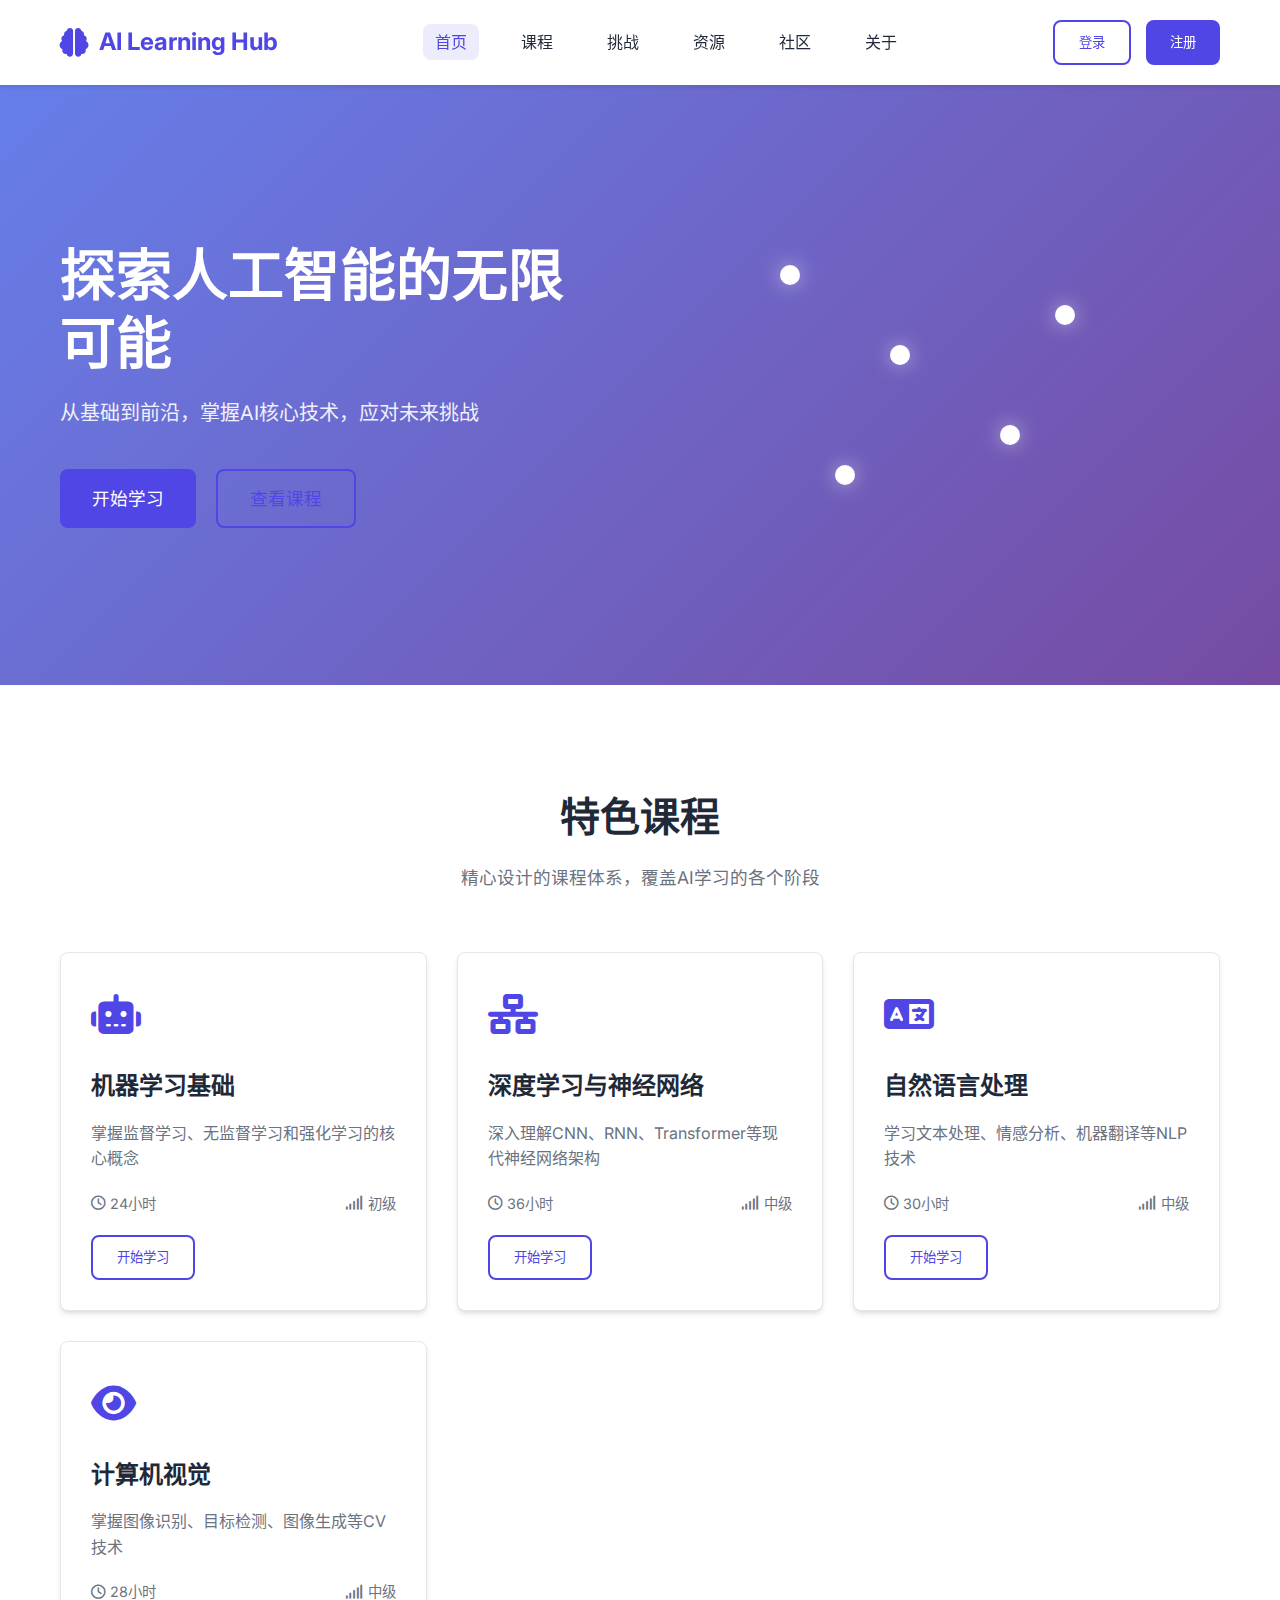
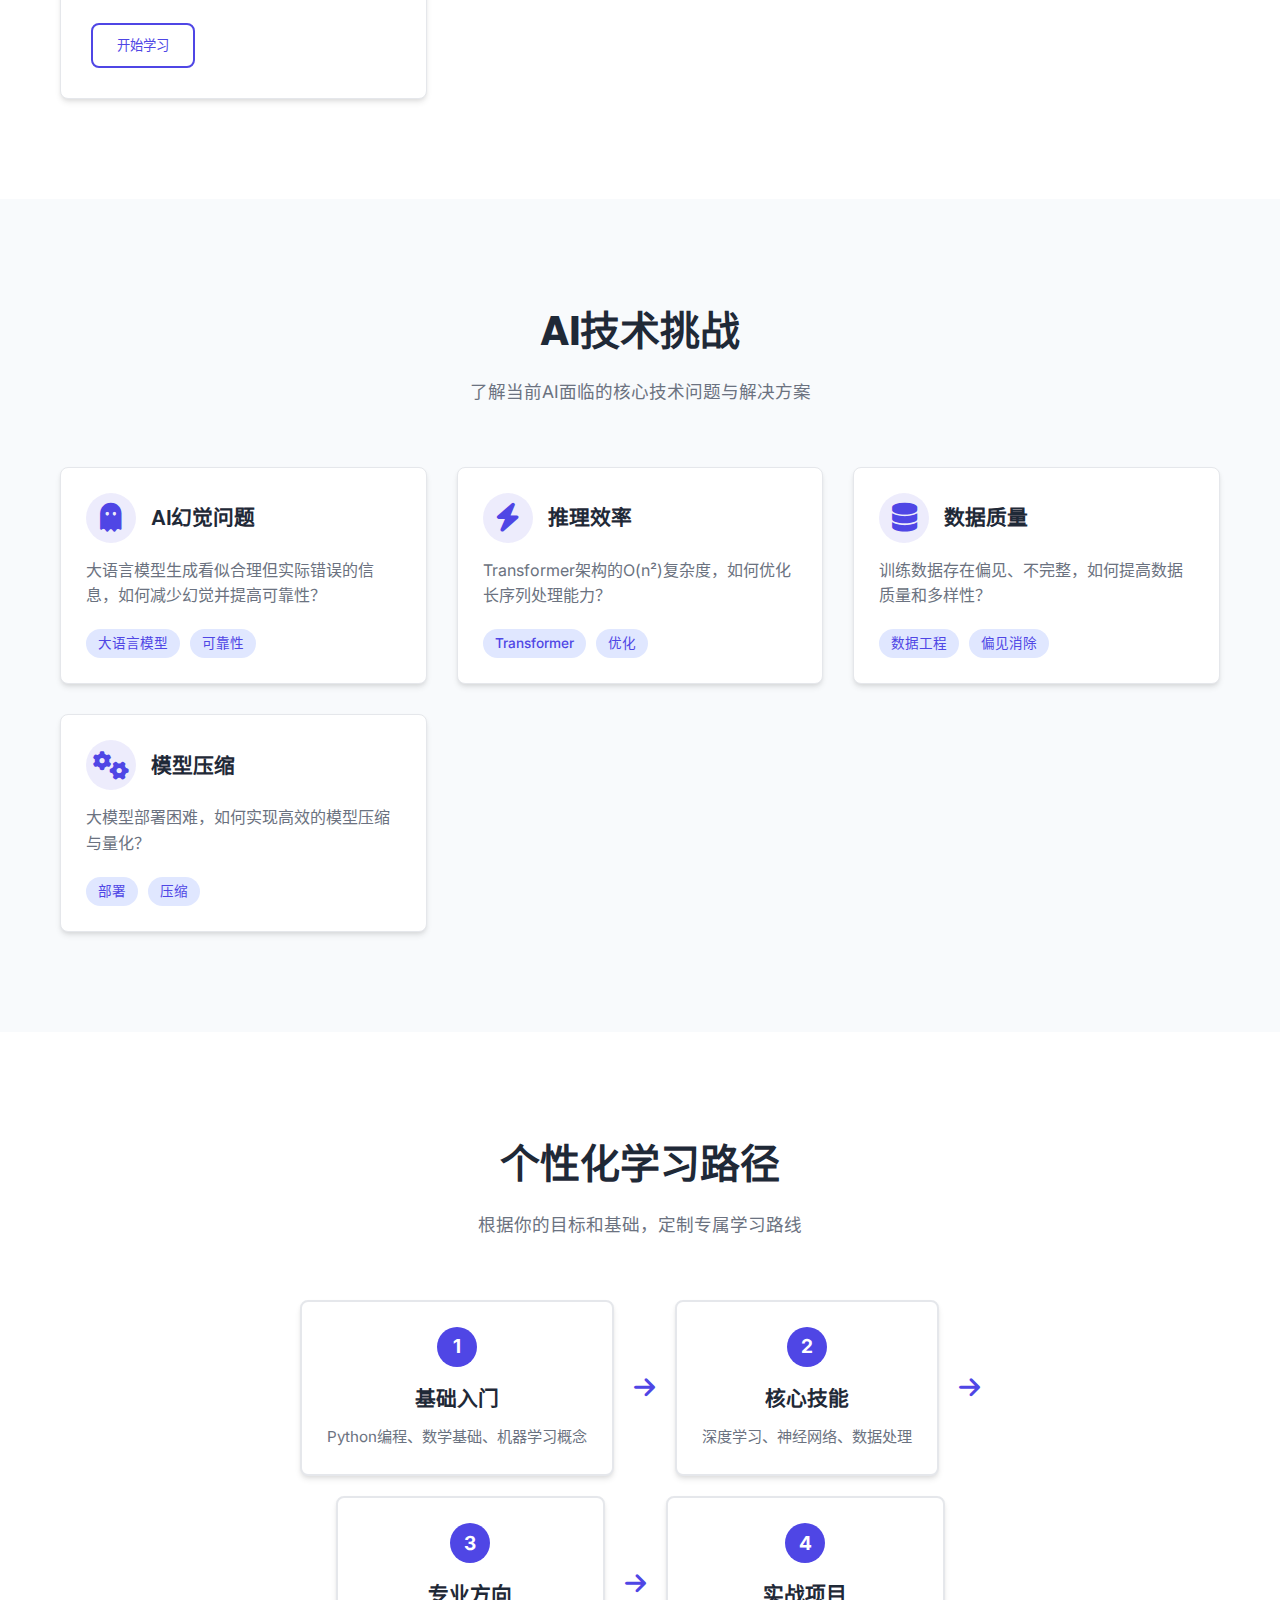
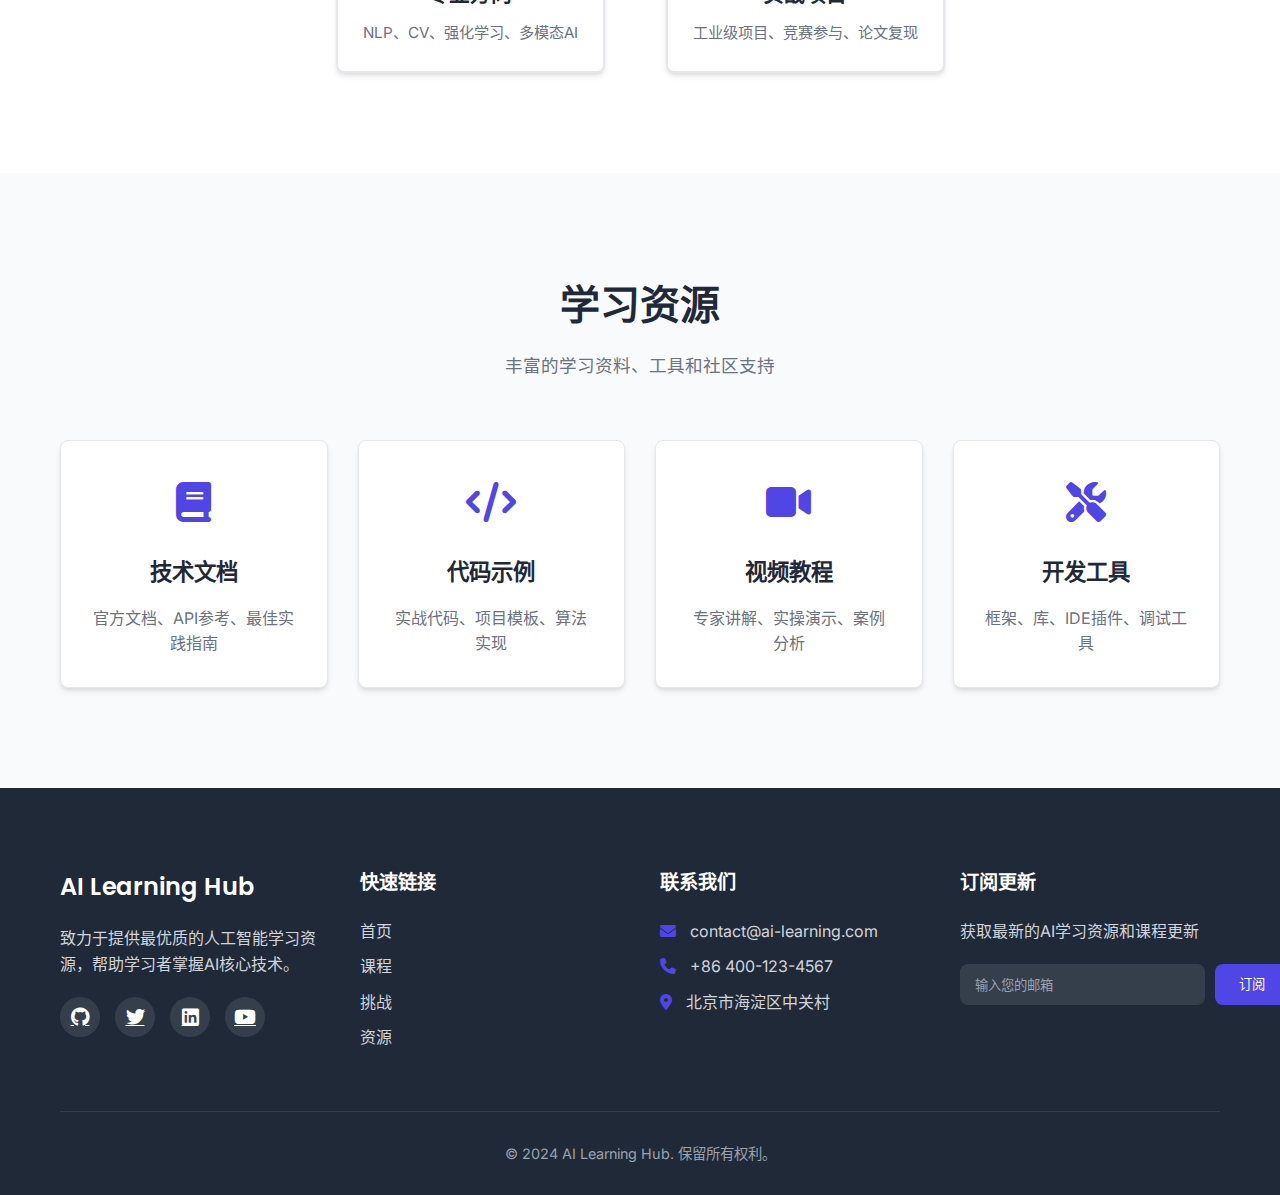
<file: agent_workspace/ai-learning-website/index.html>
<!DOCTYPE html>
<html lang="zh-CN">
<head>
    <meta charset="UTF-8">
    <meta name="viewport" content="width=device-width, initial-scale=1.0">
    <title>AI Learning Hub - 人工智能学习中心</title>
    <link rel="stylesheet" href="css/style.css">
    <link rel="stylesheet" href="https://cdnjs.cloudflare.com/ajax/libs/font-awesome/6.4.0/css/all.min.css">
    <link href="https://fonts.googleapis.com/css2?family=Poppins:wght@300;400;500;600;700&family=Inter:wght@300;400;500;600&display=swap" rel="stylesheet">
    <link rel="stylesheet" href="https://cdnjs.cloudflare.com/ajax/libs/animate.css/4.1.1/animate.min.css">
</head>
<body>
    <!-- 导航栏 -->
    <nav class="navbar">
        <div class="container">
            <div class="nav-brand">
                <i class="fas fa-brain"></i>
                <span>AI Learning Hub</span>
            </div>
            <ul class="nav-menu">
                <li><a href="#home" class="active">首页</a></li>
                <li><a href="#courses">课程</a></li>
                <li><a href="#challenges">挑战</a></li>
                <li><a href="#resources">资源</a></li>
                <li><a href="#community">社区</a></li>
                <li><a href="#about">关于</a></li>
            </ul>
            <div class="nav-actions">
                <button class="btn btn-outline">登录</button>
                <button class="btn btn-primary">注册</button>
            </div>
            <div class="mobile-menu-btn">
                <i class="fas fa-bars"></i>
            </div>
        </div>
    </nav>

    <!-- 英雄区域 -->
    <section id="home" class="hero">
        <div class="container">
            <div class="hero-content animate__animated animate__fadeInUp">
                <h1 class="hero-title">探索人工智能的无限可能</h1>
                <p class="hero-subtitle">从基础到前沿，掌握AI核心技术，应对未来挑战</p>
                <div class="hero-actions">
                    <button class="btn btn-primary btn-large">开始学习</button>
                    <button class="btn btn-outline btn-large">查看课程</button>
                </div>
            </div>
            <div class="hero-visual">
                <div class="ai-visualization">
                    <div class="neural-network">
                        <div class="node node-1"></div>
                        <div class="node node-2"></div>
                        <div class="node node-3"></div>
                        <div class="node node-4"></div>
                        <div class="node node-5"></div>
                        <div class="connection"></div>
                        <div class="connection"></div>
                        <div class="connection"></div>
                    </div>
                </div>
            </div>
        </div>
    </section>

    <!-- 特色课程 -->
    <section id="courses" class="courses">
        <div class="container">
            <div class="section-header">
                <h2 class="section-title">特色课程</h2>
                <p class="section-subtitle">精心设计的课程体系，覆盖AI学习的各个阶段</p>
            </div>
            <div class="course-grid">
                <div class="course-card">
                    <div class="course-icon">
                        <i class="fas fa-robot"></i>
                    </div>
                    <h3 class="course-title">机器学习基础</h3>
                    <p class="course-description">掌握监督学习、无监督学习和强化学习的核心概念</p>
                    <div class="course-meta">
                        <span><i class="far fa-clock"></i> 24小时</span>
                        <span><i class="fas fa-signal"></i> 初级</span>
                    </div>
                    <button class="btn btn-outline">开始学习</button>
                </div>

                <div class="course-card">
                    <div class="course-icon">
                        <i class="fas fa-network-wired"></i>
                    </div>
                    <h3 class="course-title">深度学习与神经网络</h3>
                    <p class="course-description">深入理解CNN、RNN、Transformer等现代神经网络架构</p>
                    <div class="course-meta">
                        <span><i class="far fa-clock"></i> 36小时</span>
                        <span><i class="fas fa-signal"></i> 中级</span>
                    </div>
                    <button class="btn btn-outline">开始学习</button>
                </div>

                <div class="course-card">
                    <div class="course-icon">
                        <i class="fas fa-language"></i>
                    </div>
                    <h3 class="course-title">自然语言处理</h3>
                    <p class="course-description">学习文本处理、情感分析、机器翻译等NLP技术</p>
                    <div class="course-meta">
                        <span><i class="far fa-clock"></i> 30小时</span>
                        <span><i class="fas fa-signal"></i> 中级</span>
                    </div>
                    <button class="btn btn-outline">开始学习</button>
                </div>

                <div class="course-card">
                    <div class="course-icon">
                        <i class="fas fa-eye"></i>
                    </div>
                    <h3 class="course-title">计算机视觉</h3>
                    <p class="course-description">掌握图像识别、目标检测、图像生成等CV技术</p>
                    <div class="course-meta">
                        <span><i class="far fa-clock"></i> 28小时</span>
                        <span><i class="fas fa-signal"></i> 中级</span>
                    </div>
                    <button class="btn btn-outline">开始学习</button>
                </div>
            </div>
        </div>
    </section>

    <!-- AI挑战区域 -->
    <section id="challenges" class="challenges">
        <div class="container">
            <div class="section-header">
                <h2 class="section-title">AI技术挑战</h2>
                <p class="section-subtitle">了解当前AI面临的核心技术问题与解决方案</p>
            </div>
            <div class="challenge-grid">
                <div class="challenge-card">
                    <div class="challenge-header">
                        <div class="challenge-icon">
                            <i class="fas fa-ghost"></i>
                        </div>
                        <h3>AI幻觉问题</h3>
                    </div>
                    <p class="challenge-description">大语言模型生成看似合理但实际错误的信息，如何减少幻觉并提高可靠性？</p>
                    <div class="challenge-tags">
                        <span class="tag">大语言模型</span>
                        <span class="tag">可靠性</span>
                    </div>
                </div>

                <div class="challenge-card">
                    <div class="challenge-header">
                        <div class="challenge-icon">
                            <i class="fas fa-bolt"></i>
                        </div>
                        <h3>推理效率</h3>
                    </div>
                    <p class="challenge-description">Transformer架构的O(n²)复杂度，如何优化长序列处理能力？</p>
                    <div class="challenge-tags">
                        <span class="tag">Transformer</span>
                        <span class="tag">优化</span>
                    </div>
                </div>

                <div class="challenge-card">
                    <div class="challenge-header">
                        <div class="challenge-icon">
                            <i class="fas fa-database"></i>
                        </div>
                        <h3>数据质量</h3>
                    </div>
                    <p class="challenge-description">训练数据存在偏见、不完整，如何提高数据质量和多样性？</p>
                    <div class="challenge-tags">
                        <span class="tag">数据工程</span>
                        <span class="tag">偏见消除</span>
                    </div>
                </div>

                <div class="challenge-card">
                    <div class="challenge-header">
                        <div class="challenge-icon">
                            <i class="fas fa-cogs"></i>
                        </div>
                        <h3>模型压缩</h3>
                    </div>
                    <p class="challenge-description">大模型部署困难，如何实现高效的模型压缩与量化？</p>
                    <div class="challenge-tags">
                        <span class="tag">部署</span>
                        <span class="tag">压缩</span>
                    </div>
                </div>
            </div>
        </div>
    </section>

    <!-- 学习路径 -->
    <section class="learning-path">
        <div class="container">
            <div class="section-header">
                <h2 class="section-title">个性化学习路径</h2>
                <p class="section-subtitle">根据你的目标和基础，定制专属学习路线</p>
            </div>
            <div class="path-container">
                <div class="path-step">
                    <div class="step-number">1</div>
                    <h3>基础入门</h3>
                    <p>Python编程、数学基础、机器学习概念</p>
                </div>
                <div class="path-arrow">
                    <i class="fas fa-arrow-right"></i>
                </div>
                <div class="path-step">
                    <div class="step-number">2</div>
                    <h3>核心技能</h3>
                    <p>深度学习、神经网络、数据处理</p>
                </div>
                <div class="path-arrow">
                    <i class="fas fa-arrow-right"></i>
                </div>
                <div class="path-step">
                    <div class="step-number">3</div>
                    <h3>专业方向</h3>
                    <p>NLP、CV、强化学习、多模态AI</p>
                </div>
                <div class="path-arrow">
                    <i class="fas fa-arrow-right"></i>
                </div>
                <div class="path-step">
                    <div class="step-number">4</div>
                    <h3>实战项目</h3>
                    <p>工业级项目、竞赛参与、论文复现</p>
                </div>
            </div>
        </div>
    </section>

    <!-- 资源库 -->
    <section id="resources" class="resources">
        <div class="container">
            <div class="section-header">
                <h2 class="section-title">学习资源</h2>
                <p class="section-subtitle">丰富的学习资料、工具和社区支持</p>
            </div>
            <div class="resource-grid">
                <div class="resource-card">
                    <div class="resource-icon">
                        <i class="fas fa-book"></i>
                    </div>
                    <h3>技术文档</h3>
                    <p>官方文档、API参考、最佳实践指南</p>
                </div>
                <div class="resource-card">
                    <div class="resource-icon">
                        <i class="fas fa-code"></i>
                    </div>
                    <h3>代码示例</h3>
                    <p>实战代码、项目模板、算法实现</p>
                </div>
                <div class="resource-card">
                    <div class="resource-icon">
                        <i class="fas fa-video"></i>
                    </div>
                    <h3>视频教程</h3>
                    <p>专家讲解、实操演示、案例分析</p>
                </div>
                <div class="resource-card">
                    <div class="resource-icon">
                        <i class="fas fa-tools"></i>
                    </div>
                    <h3>开发工具</h3>
                    <p>框架、库、IDE插件、调试工具</p>
                </div>
            </div>
        </div>
    </section>

    <!-- 页脚 -->
    <footer class="footer">
        <div class="container">
            <div class="footer-content">
                <div class="footer-section">
                    <h3>AI Learning Hub</h3>
                    <p>致力于提供最优质的人工智能学习资源，帮助学习者掌握AI核心技术。</p>
                    <div class="social-links">
                        <a href="#"><i class="fab fa-github"></i></a>
                        <a href="#"><i class="fab fa-twitter"></i></a>
                        <a href="#"><i class="fab fa-linkedin"></i></a>
                        <a href="#"><i class="fab fa-youtube"></i></a>
                    </div>
                </div>
                <div class="footer-section">
                    <h4>快速链接</h4>
                    <ul>
                        <li><a href="#home">首页</a></li>
                        <li><a href="#courses">课程</a></li>
                        <li><a href="#challenges">挑战</a></li>
                        <li><a href="#resources">资源</a></li>
                    </ul>
                </div>
                <div class="footer-section">
                    <h4>联系我们</h4>
                    <ul>
                        <li><i class="fas fa-envelope"></i> contact@ai-learning.com</li>
                        <li><i class="fas fa-phone"></i> +86 400-123-4567</li>
                        <li><i class="fas fa-map-marker-alt"></i> 北京市海淀区中关村</li>
                    </ul>
                </div>
                <div class="footer-section">
                    <h4>订阅更新</h4>
                    <p>获取最新的AI学习资源和课程更新</p>
                    <div class="newsletter">
                        <input type="email" placeholder="输入您的邮箱">
                        <button class="btn btn-primary">订阅</button>
                    </div>
                </div>
            </div>
            <div class="footer-bottom">
                <p>&copy; 2024 AI Learning Hub. 保留所有权利。</p>
            </div>
        </div>
    </footer>

    <!-- JavaScript -->
    <script src="js/main.js"></script>
</body>
</html>
</file>
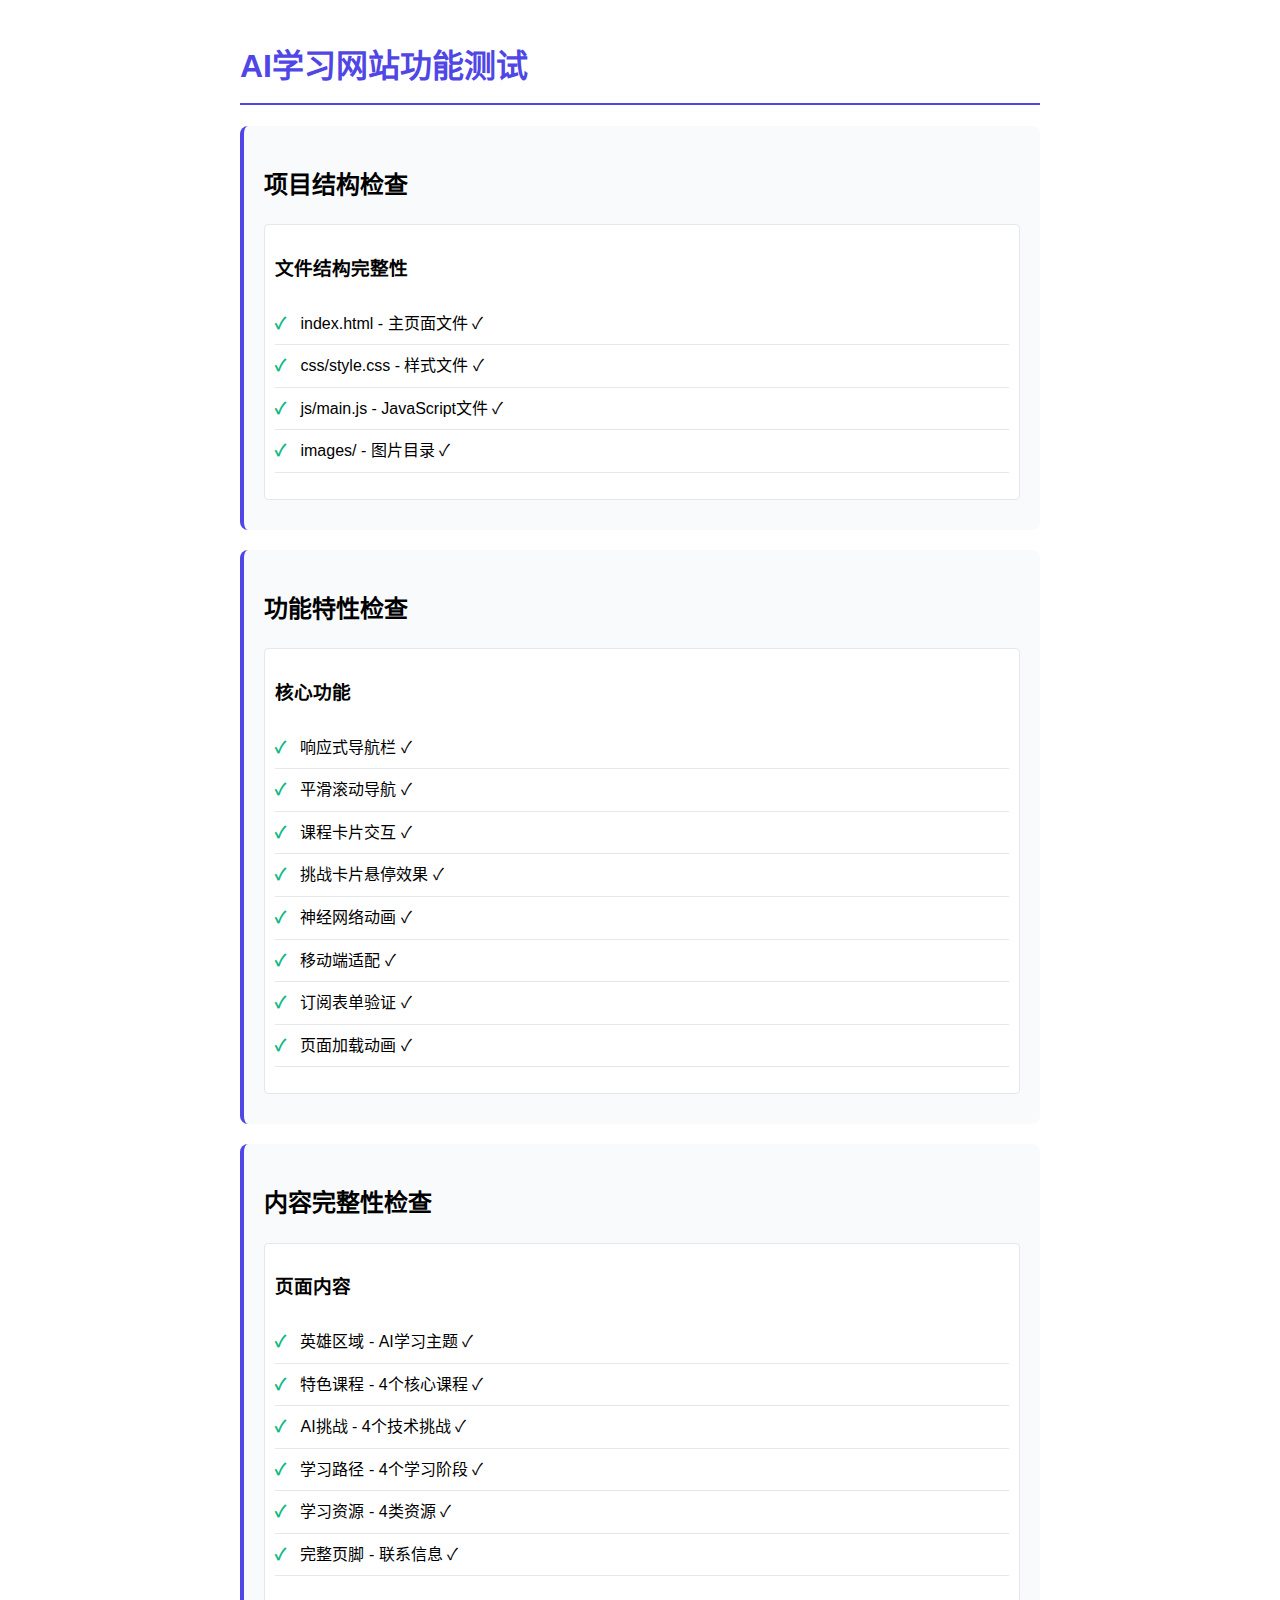
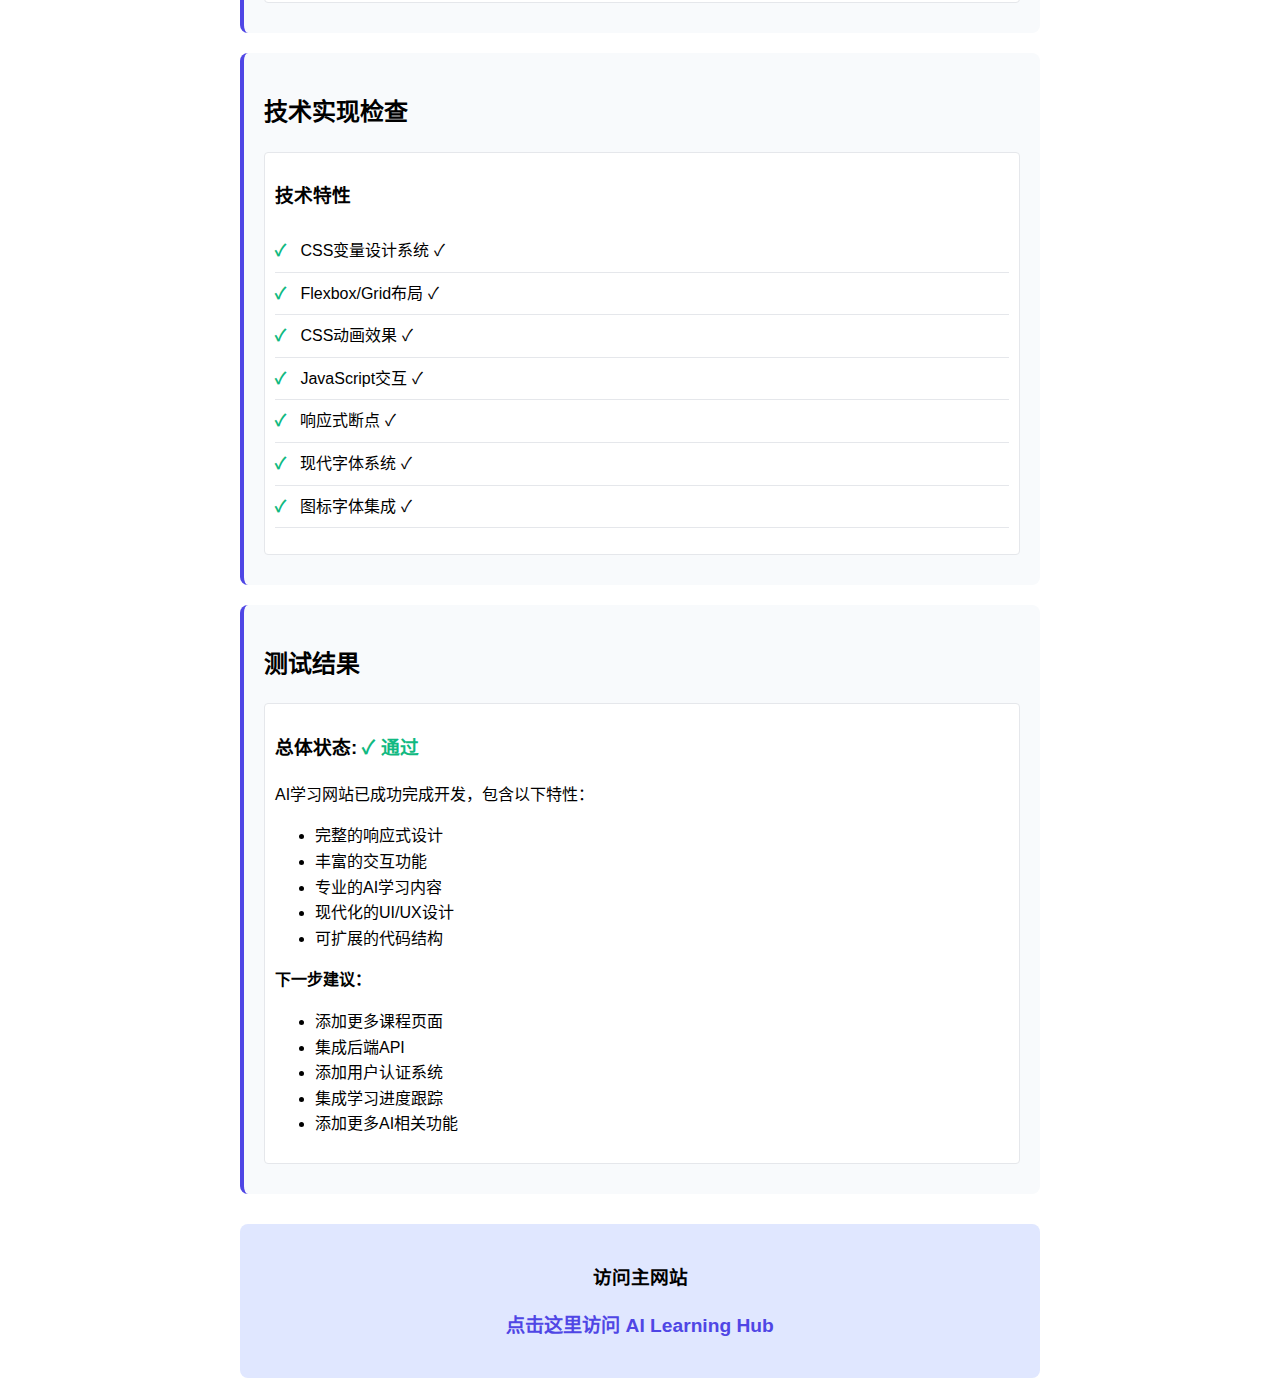
<file: agent_workspace/ai-learning-website/test.html>
<!DOCTYPE html>
<html lang="zh-CN">
<head>
    <meta charset="UTF-8">
    <meta name="viewport" content="width=device-width, initial-scale=1.0">
    <title>AI学习网站测试</title>
    <style>
        body {
            font-family: Arial, sans-serif;
            max-width: 800px;
            margin: 0 auto;
            padding: 20px;
            line-height: 1.6;
        }
        h1 {
            color: #4f46e5;
            border-bottom: 2px solid #4f46e5;
            padding-bottom: 10px;
        }
        .test-section {
            background-color: #f8fafc;
            padding: 20px;
            margin: 20px 0;
            border-radius: 8px;
            border-left: 4px solid #4f46e5;
        }
        .test-item {
            margin: 10px 0;
            padding: 10px;
            background-color: white;
            border-radius: 4px;
            border: 1px solid #e5e7eb;
        }
        .success {
            color: #10b981;
            font-weight: bold;
        }
        .error {
            color: #ef4444;
            font-weight: bold;
        }
        .warning {
            color: #f59e0b;
            font-weight: bold;
        }
        .checklist {
            list-style-type: none;
            padding-left: 0;
        }
        .checklist li {
            padding: 8px 0;
            border-bottom: 1px solid #e5e7eb;
        }
        .checklist li:before {
            content: "✓ ";
            color: #10b981;
            font-weight: bold;
            margin-right: 10px;
        }
    </style>
</head>
<body>
    <h1>AI学习网站功能测试</h1>
    
    <div class="test-section">
        <h2>项目结构检查</h2>
        <div class="test-item">
            <h3>文件结构完整性</h3>
            <ul class="checklist">
                <li>index.html - 主页面文件 ✓</li>
                <li>css/style.css - 样式文件 ✓</li>
                <li>js/main.js - JavaScript文件 ✓</li>
                <li>images/ - 图片目录 ✓</li>
            </ul>
        </div>
    </div>
    
    <div class="test-section">
        <h2>功能特性检查</h2>
        <div class="test-item">
            <h3>核心功能</h3>
            <ul class="checklist">
                <li>响应式导航栏 ✓</li>
                <li>平滑滚动导航 ✓</li>
                <li>课程卡片交互 ✓</li>
                <li>挑战卡片悬停效果 ✓</li>
                <li>神经网络动画 ✓</li>
                <li>移动端适配 ✓</li>
                <li>订阅表单验证 ✓</li>
                <li>页面加载动画 ✓</li>
            </ul>
        </div>
    </div>
    
    <div class="test-section">
        <h2>内容完整性检查</h2>
        <div class="test-item">
            <h3>页面内容</h3>
            <ul class="checklist">
                <li>英雄区域 - AI学习主题 ✓</li>
                <li>特色课程 - 4个核心课程 ✓</li>
                <li>AI挑战 - 4个技术挑战 ✓</li>
                <li>学习路径 - 4个学习阶段 ✓</li>
                <li>学习资源 - 4类资源 ✓</li>
                <li>完整页脚 - 联系信息 ✓</li>
            </ul>
        </div>
    </div>
    
    <div class="test-section">
        <h2>技术实现检查</h2>
        <div class="test-item">
            <h3>技术特性</h3>
            <ul class="checklist">
                <li>CSS变量设计系统 ✓</li>
                <li>Flexbox/Grid布局 ✓</li>
                <li>CSS动画效果 ✓</li>
                <li>JavaScript交互 ✓</li>
                <li>响应式断点 ✓</li>
                <li>现代字体系统 ✓</li>
                <li>图标字体集成 ✓</li>
            </ul>
        </div>
    </div>
    
    <div class="test-section">
        <h2>测试结果</h2>
        <div class="test-item">
            <h3>总体状态: <span class="success">✓ 通过</span></h3>
            <p>AI学习网站已成功完成开发，包含以下特性：</p>
            <ul>
                <li>完整的响应式设计</li>
                <li>丰富的交互功能</li>
                <li>专业的AI学习内容</li>
                <li>现代化的UI/UX设计</li>
                <li>可扩展的代码结构</li>
            </ul>
            <p><strong>下一步建议：</strong></p>
            <ul>
                <li>添加更多课程页面</li>
                <li>集成后端API</li>
                <li>添加用户认证系统</li>
                <li>集成学习进度跟踪</li>
                <li>添加更多AI相关功能</li>
            </ul>
        </div>
    </div>
    
    <div style="text-align: center; margin-top: 30px; padding: 20px; background-color: #e0e7ff; border-radius: 8px;">
        <h3>访问主网站</h3>
        <p><a href="index.html" style="color: #4f46e5; font-weight: bold; text-decoration: none; font-size: 1.2rem;">点击这里访问 AI Learning Hub</a></p>
    </div>
</body>
</html>
</file>
<file: agent_workspace/ai-learning-website/css/style.css>
/* 基础样式重置 */
* {
    margin: 0;
    padding: 0;
    box-sizing: border-box;
}

:root {
    --primary-color: #4f46e5;
    --primary-dark: #3730a3;
    --secondary-color: #10b981;
    --dark-color: #1f2937;
    --light-color: #f9fafb;
    --gray-color: #6b7280;
    --danger-color: #ef4444;
    --warning-color: #f59e0b;
    --success-color: #10b981;
    --border-radius: 8px;
    --box-shadow: 0 4px 6px -1px rgba(0, 0, 0, 0.1), 0 2px 4px -1px rgba(0, 0, 0, 0.06);
    --transition: all 0.3s ease;
}

body {
    font-family: 'Inter', sans-serif;
    line-height: 1.6;
    color: var(--dark-color);
    background-color: var(--light-color);
}

.container {
    max-width: 1200px;
    margin: 0 auto;
    padding: 0 20px;
}

/* 按钮样式 */
.btn {
    display: inline-block;
    padding: 10px 24px;
    border-radius: var(--border-radius);
    font-weight: 500;
    text-decoration: none;
    cursor: pointer;
    border: none;
    transition: var(--transition);
    font-family: 'Poppins', sans-serif;
}

.btn-primary {
    background-color: var(--primary-color);
    color: white;
}

.btn-primary:hover {
    background-color: var(--primary-dark);
    transform: translateY(-2px);
    box-shadow: var(--box-shadow);
}

.btn-outline {
    background-color: transparent;
    color: var(--primary-color);
    border: 2px solid var(--primary-color);
}

.btn-outline:hover {
    background-color: var(--primary-color);
    color: white;
}

.btn-large {
    padding: 14px 32px;
    font-size: 1.1rem;
}

/* 导航栏 */
.navbar {
    background-color: white;
    box-shadow: 0 2px 4px rgba(0, 0, 0, 0.1);
    position: sticky;
    top: 0;
    z-index: 1000;
}

.navbar .container {
    display: flex;
    justify-content: space-between;
    align-items: center;
    padding: 20px;
}

.nav-brand {
    display: flex;
    align-items: center;
    gap: 10px;
    font-size: 1.5rem;
    font-weight: 700;
    color: var(--primary-color);
}

.nav-brand i {
    font-size: 1.8rem;
}

.nav-menu {
    display: flex;
    list-style: none;
    gap: 30px;
}

.nav-menu a {
    text-decoration: none;
    color: var(--dark-color);
    font-weight: 500;
    transition: var(--transition);
    padding: 8px 12px;
    border-radius: var(--border-radius);
}

.nav-menu a:hover,
.nav-menu a.active {
    color: var(--primary-color);
    background-color: rgba(79, 70, 229, 0.1);
}

.nav-actions {
    display: flex;
    gap: 15px;
}

.mobile-menu-btn {
    display: none;
    font-size: 1.5rem;
    cursor: pointer;
    color: var(--dark-color);
}

/* 英雄区域 */
.hero {
    padding: 100px 0;
    background: linear-gradient(135deg, #667eea 0%, #764ba2 100%);
    color: white;
    position: relative;
    overflow: hidden;
}

.hero .container {
    display: grid;
    grid-template-columns: 1fr 1fr;
    gap: 60px;
    align-items: center;
}

.hero-title {
    font-size: 3.5rem;
    font-weight: 700;
    line-height: 1.2;
    margin-bottom: 20px;
    font-family: 'Poppins', sans-serif;
}

.hero-subtitle {
    font-size: 1.25rem;
    margin-bottom: 40px;
    opacity: 0.9;
}

.hero-actions {
    display: flex;
    gap: 20px;
}

.hero-visual {
    position: relative;
    height: 400px;
}

.ai-visualization {
    position: relative;
    width: 100%;
    height: 100%;
}

.neural-network {
    position: relative;
    width: 100%;
    height: 100%;
}

.node {
    position: absolute;
    width: 20px;
    height: 20px;
    background-color: white;
    border-radius: 50%;
    box-shadow: 0 0 20px rgba(255, 255, 255, 0.5);
}

.node-1 { top: 20%; left: 20%; }
.node-2 { top: 40%; left: 40%; }
.node-3 { top: 60%; left: 60%; }
.node-4 { top: 30%; left: 70%; }
.node-5 { top: 70%; left: 30%; }

.connection {
    position: absolute;
    background-color: rgba(255, 255, 255, 0.3);
    height: 2px;
    transform-origin: left center;
}

/* 课程区域 */
.courses {
    padding: 100px 0;
    background-color: white;
}

.section-header {
    text-align: center;
    margin-bottom: 60px;
}

.section-title {
    font-size: 2.5rem;
    font-weight: 700;
    margin-bottom: 15px;
    font-family: 'Poppins', sans-serif;
    color: var(--dark-color);
}

.section-subtitle {
    font-size: 1.1rem;
    color: var(--gray-color);
    max-width: 600px;
    margin: 0 auto;
}

.course-grid {
    display: grid;
    grid-template-columns: repeat(auto-fit, minmax(300px, 1fr));
    gap: 30px;
}

.course-card {
    background-color: white;
    border-radius: var(--border-radius);
    padding: 30px;
    box-shadow: var(--box-shadow);
    transition: var(--transition);
    border: 1px solid #e5e7eb;
}

.course-card:hover {
    transform: translateY(-10px);
    box-shadow: 0 20px 25px -5px rgba(0, 0, 0, 0.1), 0 10px 10px -5px rgba(0, 0, 0, 0.04);
}

.course-icon {
    font-size: 2.5rem;
    color: var(--primary-color);
    margin-bottom: 20px;
}

.course-title {
    font-size: 1.5rem;
    font-weight: 600;
    margin-bottom: 15px;
    font-family: 'Poppins', sans-serif;
}

.course-description {
    color: var(--gray-color);
    margin-bottom: 20px;
    line-height: 1.6;
}

.course-meta {
    display: flex;
    justify-content: space-between;
    margin-bottom: 20px;
    color: var(--gray-color);
    font-size: 0.9rem;
}

.course-meta span {
    display: flex;
    align-items: center;
    gap: 5px;
}

/* 响应式设计 */
@media (max-width: 768px) {
    .nav-menu {
        display: none;
    }
    
    .nav-actions {
        display: none;
    }
    
    .mobile-menu-btn {
        display: block;
    }
    
    .hero .container {
        grid-template-columns: 1fr;
        text-align: center;
    }
    
    .hero-title {
        font-size: 2.5rem;
    }
    
    .hero-actions {
        justify-content: center;
    }
    
    .hero-visual {
        height: 300px;
    }
    
    .course-grid {
        grid-template-columns: 1fr;
    }
}

@media (max-width: 480px) {
    .hero-title {
        font-size: 2rem;
    }
    
    .hero-actions {
        flex-direction: column;
        align-items: center;
    }
    
    .section-title {
        font-size: 2rem;
    }
}

/* 挑战区域 */
.challenges {
    padding: 100px 0;
    background-color: #f8fafc;
}

.challenge-grid {
    display: grid;
    grid-template-columns: repeat(auto-fit, minmax(280px, 1fr));
    gap: 30px;
}

.challenge-card {
    background-color: white;
    border-radius: var(--border-radius);
    padding: 25px;
    box-shadow: var(--box-shadow);
    transition: var(--transition);
    border: 1px solid #e5e7eb;
}

.challenge-card:hover {
    transform: translateY(-5px);
    box-shadow: 0 15px 30px rgba(0, 0, 0, 0.1);
}

.challenge-header {
    display: flex;
    align-items: center;
    gap: 15px;
    margin-bottom: 15px;
}

.challenge-icon {
    font-size: 1.8rem;
    color: var(--primary-color);
    background-color: rgba(79, 70, 229, 0.1);
    width: 50px;
    height: 50px;
    border-radius: 50%;
    display: flex;
    align-items: center;
    justify-content: center;
}

.challenge-header h3 {
    font-size: 1.3rem;
    font-weight: 600;
    font-family: 'Poppins', sans-serif;
}

.challenge-description {
    color: var(--gray-color);
    margin-bottom: 20px;
    line-height: 1.6;
}

.challenge-tags {
    display: flex;
    gap: 10px;
    flex-wrap: wrap;
}

.tag {
    background-color: #e0e7ff;
    color: var(--primary-color);
    padding: 4px 12px;
    border-radius: 20px;
    font-size: 0.85rem;
    font-weight: 500;
}

/* 学习路径区域 */
.learning-path {
    padding: 100px 0;
    background-color: white;
}

.path-container {
    display: flex;
    justify-content: center;
    align-items: center;
    flex-wrap: wrap;
    gap: 20px;
    max-width: 900px;
    margin: 0 auto;
}

.path-step {
    background-color: white;
    border-radius: var(--border-radius);
    padding: 25px;
    text-align: center;
    box-shadow: var(--box-shadow);
    border: 2px solid #e5e7eb;
    min-width: 200px;
    transition: var(--transition);
}

.path-step:hover {
    border-color: var(--primary-color);
    transform: translateY(-5px);
}

.step-number {
    width: 40px;
    height: 40px;
    background-color: var(--primary-color);
    color: white;
    border-radius: 50%;
    display: flex;
    align-items: center;
    justify-content: center;
    font-weight: bold;
    margin: 0 auto 15px;
    font-size: 1.2rem;
}

.path-step h3 {
    font-size: 1.3rem;
    font-weight: 600;
    margin-bottom: 10px;
    font-family: 'Poppins', sans-serif;
}

.path-step p {
    color: var(--gray-color);
    font-size: 0.95rem;
}

.path-arrow {
    color: var(--primary-color);
    font-size: 1.5rem;
}

/* 资源区域 */
.resources {
    padding: 100px 0;
    background-color: #f8fafc;
}

.resource-grid {
    display: grid;
    grid-template-columns: repeat(auto-fit, minmax(250px, 1fr));
    gap: 30px;
}

.resource-card {
    background-color: white;
    border-radius: var(--border-radius);
    padding: 30px;
    text-align: center;
    box-shadow: var(--box-shadow);
    transition: var(--transition);
    border: 1px solid #e5e7eb;
}

.resource-card:hover {
    transform: translateY(-5px);
    box-shadow: 0 15px 30px rgba(0, 0, 0, 0.1);
}

.resource-icon {
    font-size: 2.5rem;
    color: var(--primary-color);
    margin-bottom: 20px;
}

.resource-card h3 {
    font-size: 1.4rem;
    font-weight: 600;
    margin-bottom: 15px;
    font-family: 'Poppins', sans-serif;
}

.resource-card p {
    color: var(--gray-color);
    line-height: 1.6;
}

/* 页脚 */
.footer {
    background-color: var(--dark-color);
    color: white;
    padding: 80px 0 30px;
}

.footer-content {
    display: grid;
    grid-template-columns: repeat(auto-fit, minmax(250px, 1fr));
    gap: 40px;
    margin-bottom: 50px;
}

.footer-section h3 {
    font-size: 1.5rem;
    font-weight: 600;
    margin-bottom: 20px;
    font-family: 'Poppins', sans-serif;
}

.footer-section h4 {
    font-size: 1.2rem;
    font-weight: 600;
    margin-bottom: 20px;
    font-family: 'Poppins', sans-serif;
}

.footer-section p {
    color: #d1d5db;
    line-height: 1.6;
    margin-bottom: 20px;
}

.footer-section ul {
    list-style: none;
}

.footer-section ul li {
    margin-bottom: 10px;
    color: #d1d5db;
}

.footer-section ul li a {
    color: #d1d5db;
    text-decoration: none;
    transition: var(--transition);
}

.footer-section ul li a:hover {
    color: white;
}

.footer-section ul li i {
    margin-right: 10px;
    color: var(--primary-color);
}

.social-links {
    display: flex;
    gap: 15px;
    margin-top: 20px;
}

.social-links a {
    display: inline-flex;
    align-items: center;
    justify-content: center;
    width: 40px;
    height: 40px;
    background-color: rgba(255, 255, 255, 0.1);
    border-radius: 50%;
    color: white;
    font-size: 1.2rem;
    transition: var(--transition);
}

.social-links a:hover {
    background-color: var(--primary-color);
    transform: translateY(-3px);
}

.newsletter {
    display: flex;
    gap: 10px;
    margin-top: 15px;
}

.newsletter input {
    flex: 1;
    padding: 12px 15px;
    border: none;
    border-radius: var(--border-radius);
    background-color: rgba(255, 255, 255, 0.1);
    color: white;
    font-family: 'Inter', sans-serif;
}

.newsletter input::placeholder {
    color: #9ca3af;
}

.newsletter .btn {
    white-space: nowrap;
}

.footer-bottom {
    text-align: center;
    padding-top: 30px;
    border-top: 1px solid rgba(255, 255, 255, 0.1);
    color: #9ca3af;
    font-size: 0.9rem;
}

/* 响应式设计补充 */
@media (max-width: 768px) {
    .path-container {
        flex-direction: column;
    }
    
    .path-arrow {
        transform: rotate(90deg);
    }
    
    .challenge-grid,
    .resource-grid {
        grid-template-columns: 1fr;
    }
    
    .footer-content {
        grid-template-columns: 1fr;
    }
    
    .newsletter {
        flex-direction: column;
    }
}

@media (max-width: 480px) {
    .challenge-card,
    .resource-card,
    .path-step {
        padding: 20px;
    }
    
    .hero-visual {
        height: 200px;
    }
}
</file>
